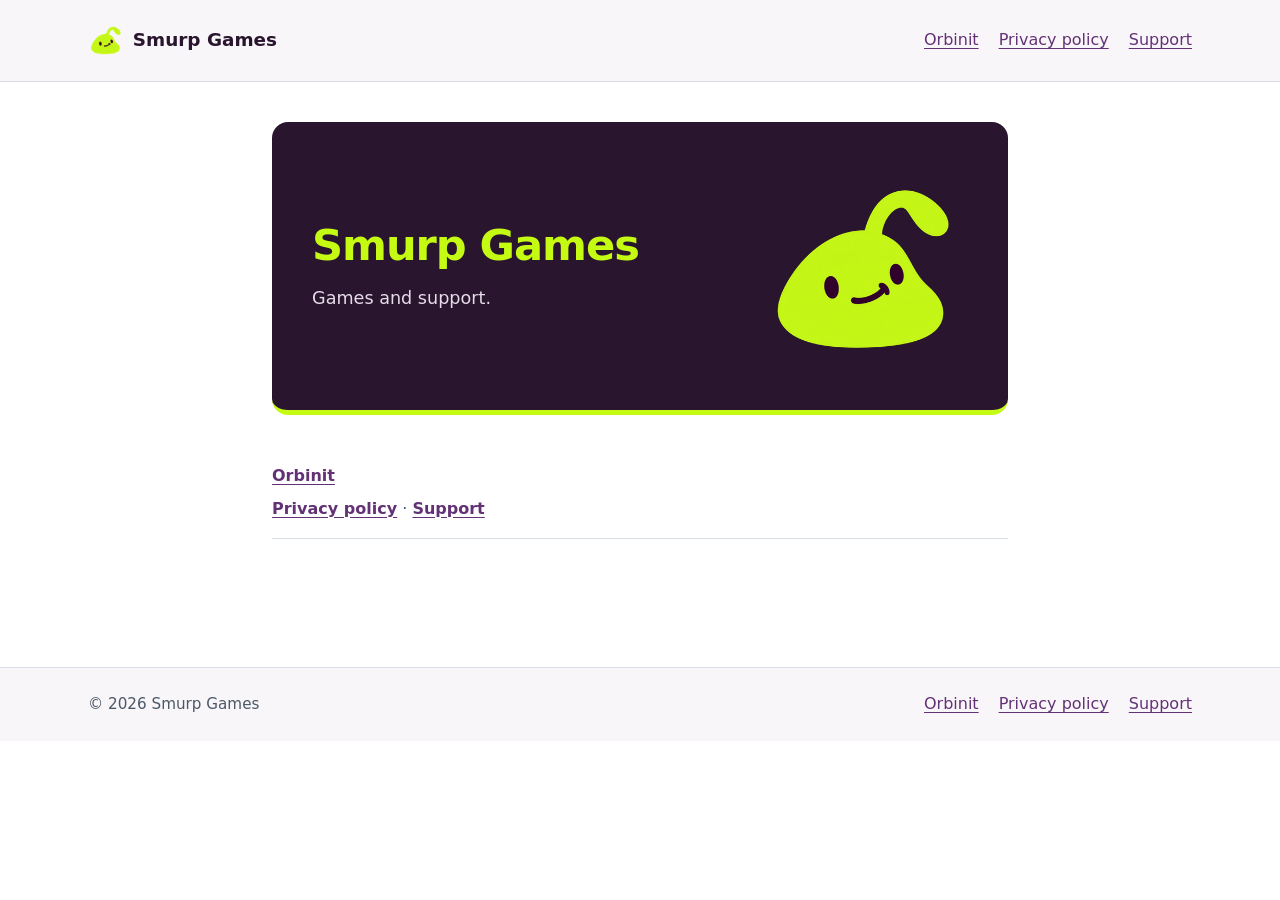
<file: index.html>
<!doctype html>
<html lang="en">
<head>
  <meta charset="utf-8">
  <meta name="viewport" content="width=device-width, initial-scale=1">
  <title>Smurp Games</title>
  <meta name="description" content="Games and support from Smurp Games.">
  <link rel="canonical" href="https://devmilanian.github.io/">
  <link rel="icon" type="image/png" sizes="48x48" href="/assets/smurp-favicon.png">
  <link rel="stylesheet" href="/assets/site.css">
</head>
<body>
  <a class="skip-link" href="#main">Skip to content</a>
  <header class="site-header"><div class="header-inner"><a class="brand" href="/smurp-games/"><img src="/assets/smurp-mascot.webp" width="36" height="36" alt="">Smurp Games</a><nav aria-label="Main navigation"><div class="nav-links"><a href="/smurp-games/orbinit/">Orbinit</a><a href="/smurp-games/orbinit/privacy-policy/">Privacy policy</a><a href="/smurp-games/orbinit/support/">Support</a></div></nav></div></header>
  <main id="main"><header class="page-intro studio-intro"><div><h1>Smurp Games</h1><p class="lede">Games and support.</p></div><img src="/assets/smurp-mascot.webp" width="384" height="384" alt=""></header><ul class="link-list"><li><a href="/smurp-games/orbinit/">Orbinit</a><p><a href="/smurp-games/orbinit/privacy-policy/">Privacy policy</a> · <a href="/smurp-games/orbinit/support/">Support</a></p></li></ul></main>
  <footer class="site-footer"><div class="footer-inner"><p class="fine-print">© 2026 Smurp Games</p><nav aria-label="Footer navigation"><div class="nav-links"><a href="/smurp-games/orbinit/">Orbinit</a><a href="/smurp-games/orbinit/privacy-policy/">Privacy policy</a><a href="/smurp-games/orbinit/support/">Support</a></div></nav></div></footer>
</body>
</html>
</file>
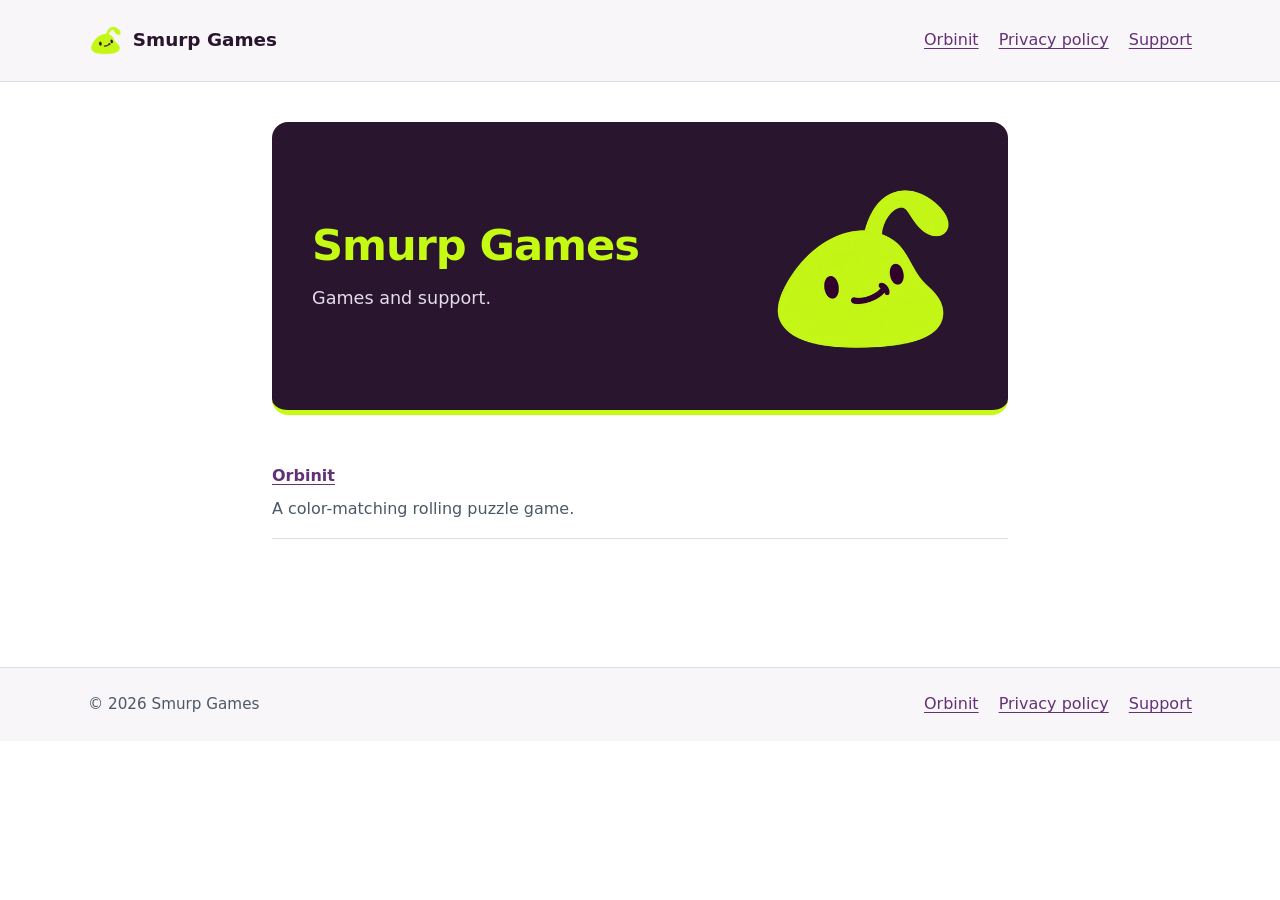
<file: smurp-games/index.html>
<!doctype html>
<html lang="en">
<head>
  <meta charset="utf-8">
  <meta name="viewport" content="width=device-width, initial-scale=1">
  <title>Smurp Games</title>
  <meta name="description" content="Games and support from Smurp Games.">
  <link rel="canonical" href="https://devmilanian.github.io/smurp-games/">
  <link rel="icon" type="image/png" sizes="48x48" href="/assets/smurp-favicon.png">
  <link rel="stylesheet" href="/assets/site.css">
</head>
<body>
  <a class="skip-link" href="#main">Skip to content</a>
  <header class="site-header"><div class="header-inner"><a class="brand" href="/smurp-games/"><img src="/assets/smurp-mascot.webp" width="36" height="36" alt="">Smurp Games</a><nav aria-label="Main navigation"><div class="nav-links"><a href="/smurp-games/orbinit/">Orbinit</a><a href="/smurp-games/orbinit/privacy-policy/">Privacy policy</a><a href="/smurp-games/orbinit/support/">Support</a></div></nav></div></header>
  <main id="main"><header class="page-intro studio-intro"><div><h1>Smurp Games</h1><p class="lede">Games and support.</p></div><img src="/assets/smurp-mascot.webp" width="384" height="384" alt=""></header><ul class="link-list"><li><a href="/smurp-games/orbinit/">Orbinit</a><p>A color-matching rolling puzzle game.</p></li></ul></main>
  <footer class="site-footer"><div class="footer-inner"><p class="fine-print">© 2026 Smurp Games</p><nav aria-label="Footer navigation"><div class="nav-links"><a href="/smurp-games/orbinit/">Orbinit</a><a href="/smurp-games/orbinit/privacy-policy/">Privacy policy</a><a href="/smurp-games/orbinit/support/">Support</a></div></nav></div></footer>
</body>
</html>
</file>
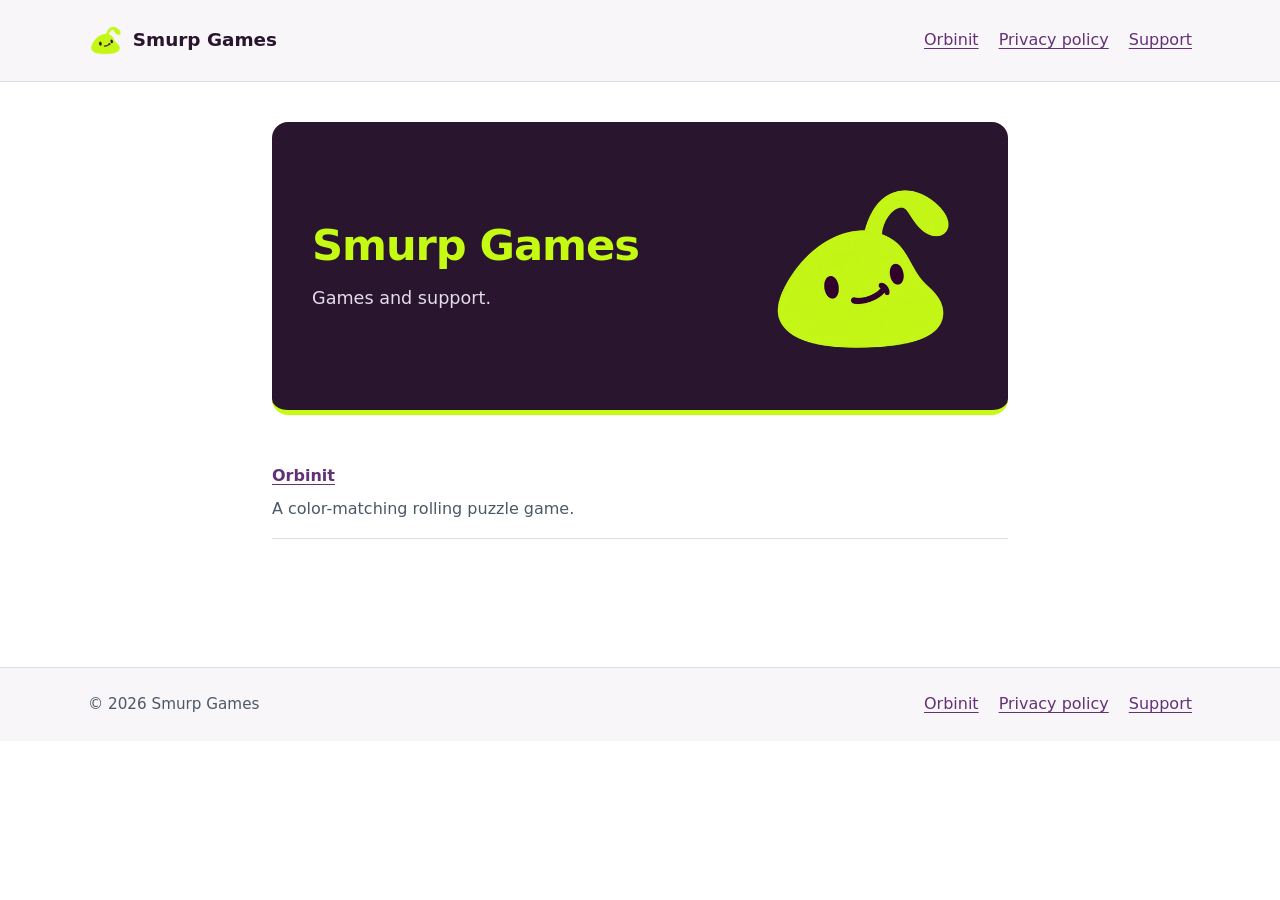
<file: studio/index.html>
<!doctype html>
<html lang="en">
<head>
  <meta charset="utf-8">
  <meta name="viewport" content="width=device-width, initial-scale=1">
  <title>Page moved · Smurp Games</title>
  <link rel="canonical" href="https://devmilanian.github.io/smurp-games/">
  <meta http-equiv="refresh" content="0; url=/smurp-games/">
</head>
<body>
  <p>This page has moved. <a href="/smurp-games/">Continue to the new address</a>.</p>
</body>
</html>
</file>
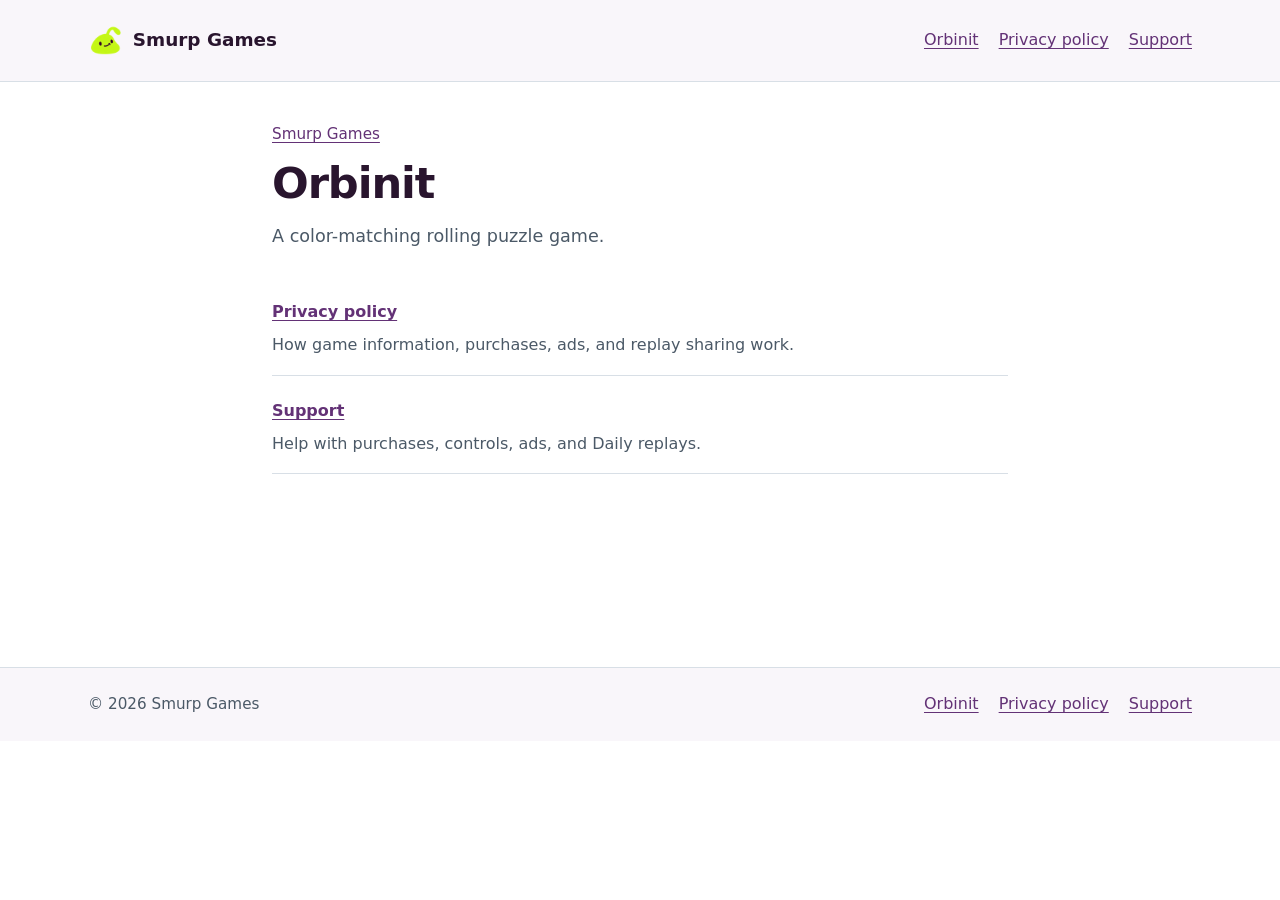
<file: smurp-games/orbinit/index.html>
<!doctype html>
<html lang="en">
<head>
  <meta charset="utf-8">
  <meta name="viewport" content="width=device-width, initial-scale=1">
  <title>Orbinit · Smurp Games</title>
  <meta name="description" content="Privacy information and support for Orbinit.">
  <link rel="canonical" href="https://devmilanian.github.io/smurp-games/orbinit/">
  <link rel="icon" type="image/png" sizes="48x48" href="/assets/smurp-favicon.png">
  <link rel="stylesheet" href="/assets/site.css">
</head>
<body>
  <a class="skip-link" href="#main">Skip to content</a>
  <header class="site-header"><div class="header-inner"><a class="brand" href="/smurp-games/"><img src="/assets/smurp-mascot.webp" width="36" height="36" alt="">Smurp Games</a><nav aria-label="Main navigation"><div class="nav-links"><a href="/smurp-games/orbinit/">Orbinit</a><a href="/smurp-games/orbinit/privacy-policy/">Privacy policy</a><a href="/smurp-games/orbinit/support/">Support</a></div></nav></div></header>
  <main id="main"><header class="page-intro"><p class="eyebrow"><a href="/smurp-games/">Smurp Games</a></p><h1>Orbinit</h1><p class="lede">A color-matching rolling puzzle game.</p></header><ul class="link-list"><li><a href="/smurp-games/orbinit/privacy-policy/">Privacy policy</a><p>How game information, purchases, ads, and replay sharing work.</p></li><li><a href="/smurp-games/orbinit/support/">Support</a><p>Help with purchases, controls, ads, and Daily replays.</p></li></ul></main>
  <footer class="site-footer"><div class="footer-inner"><p class="fine-print">© 2026 Smurp Games</p><nav aria-label="Footer navigation"><div class="nav-links"><a href="/smurp-games/orbinit/">Orbinit</a><a href="/smurp-games/orbinit/privacy-policy/">Privacy policy</a><a href="/smurp-games/orbinit/support/">Support</a></div></nav></div></footer>
</body>
</html>
</file>
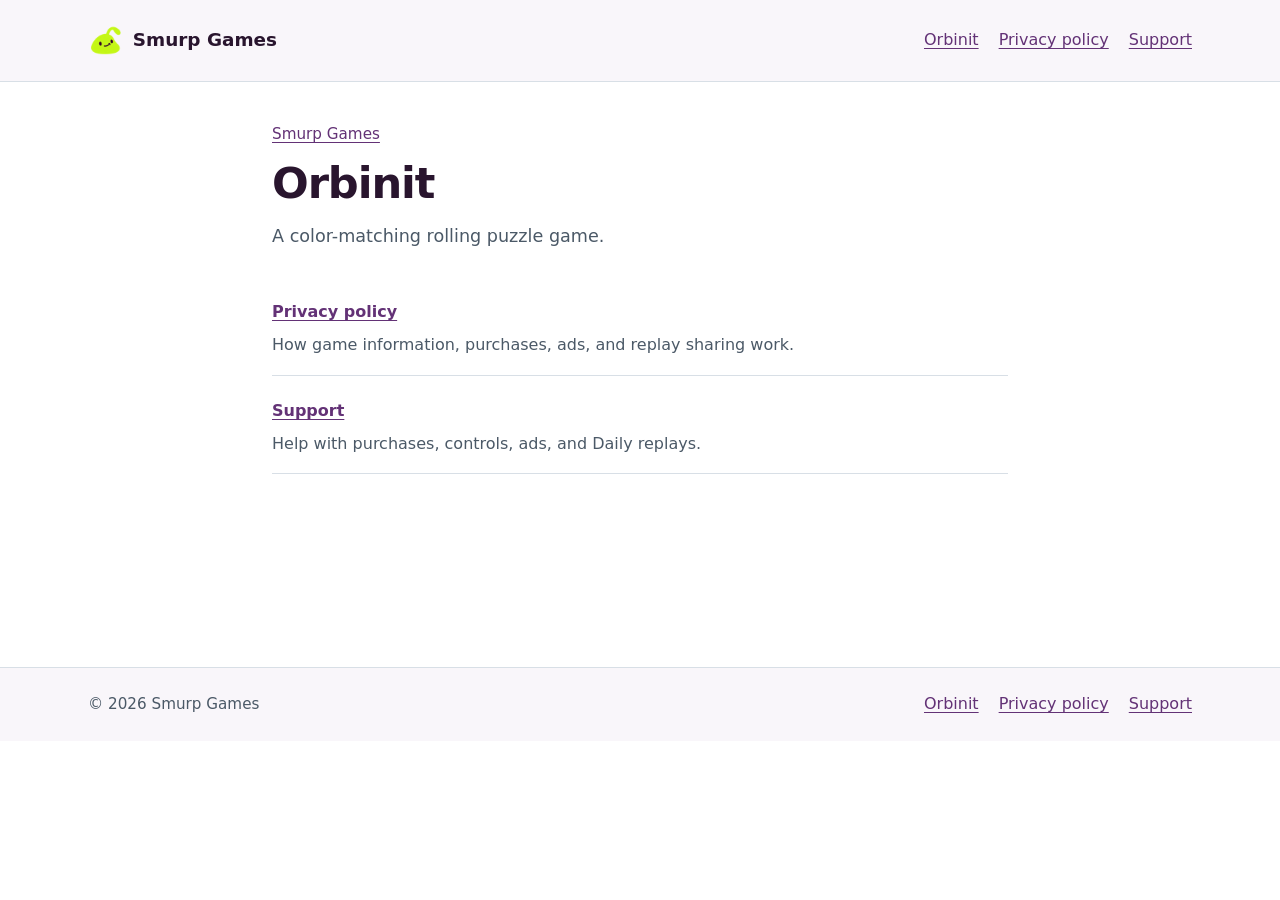
<file: studio/orbinit/index.html>
<!doctype html>
<html lang="en">
<head>
  <meta charset="utf-8">
  <meta name="viewport" content="width=device-width, initial-scale=1">
  <title>Page moved · Smurp Games</title>
  <link rel="canonical" href="https://devmilanian.github.io/smurp-games/orbinit/">
  <meta http-equiv="refresh" content="0; url=/smurp-games/orbinit/">
</head>
<body>
  <p>This page has moved. <a href="/smurp-games/orbinit/">Continue to the new address</a>.</p>
</body>
</html>
</file>
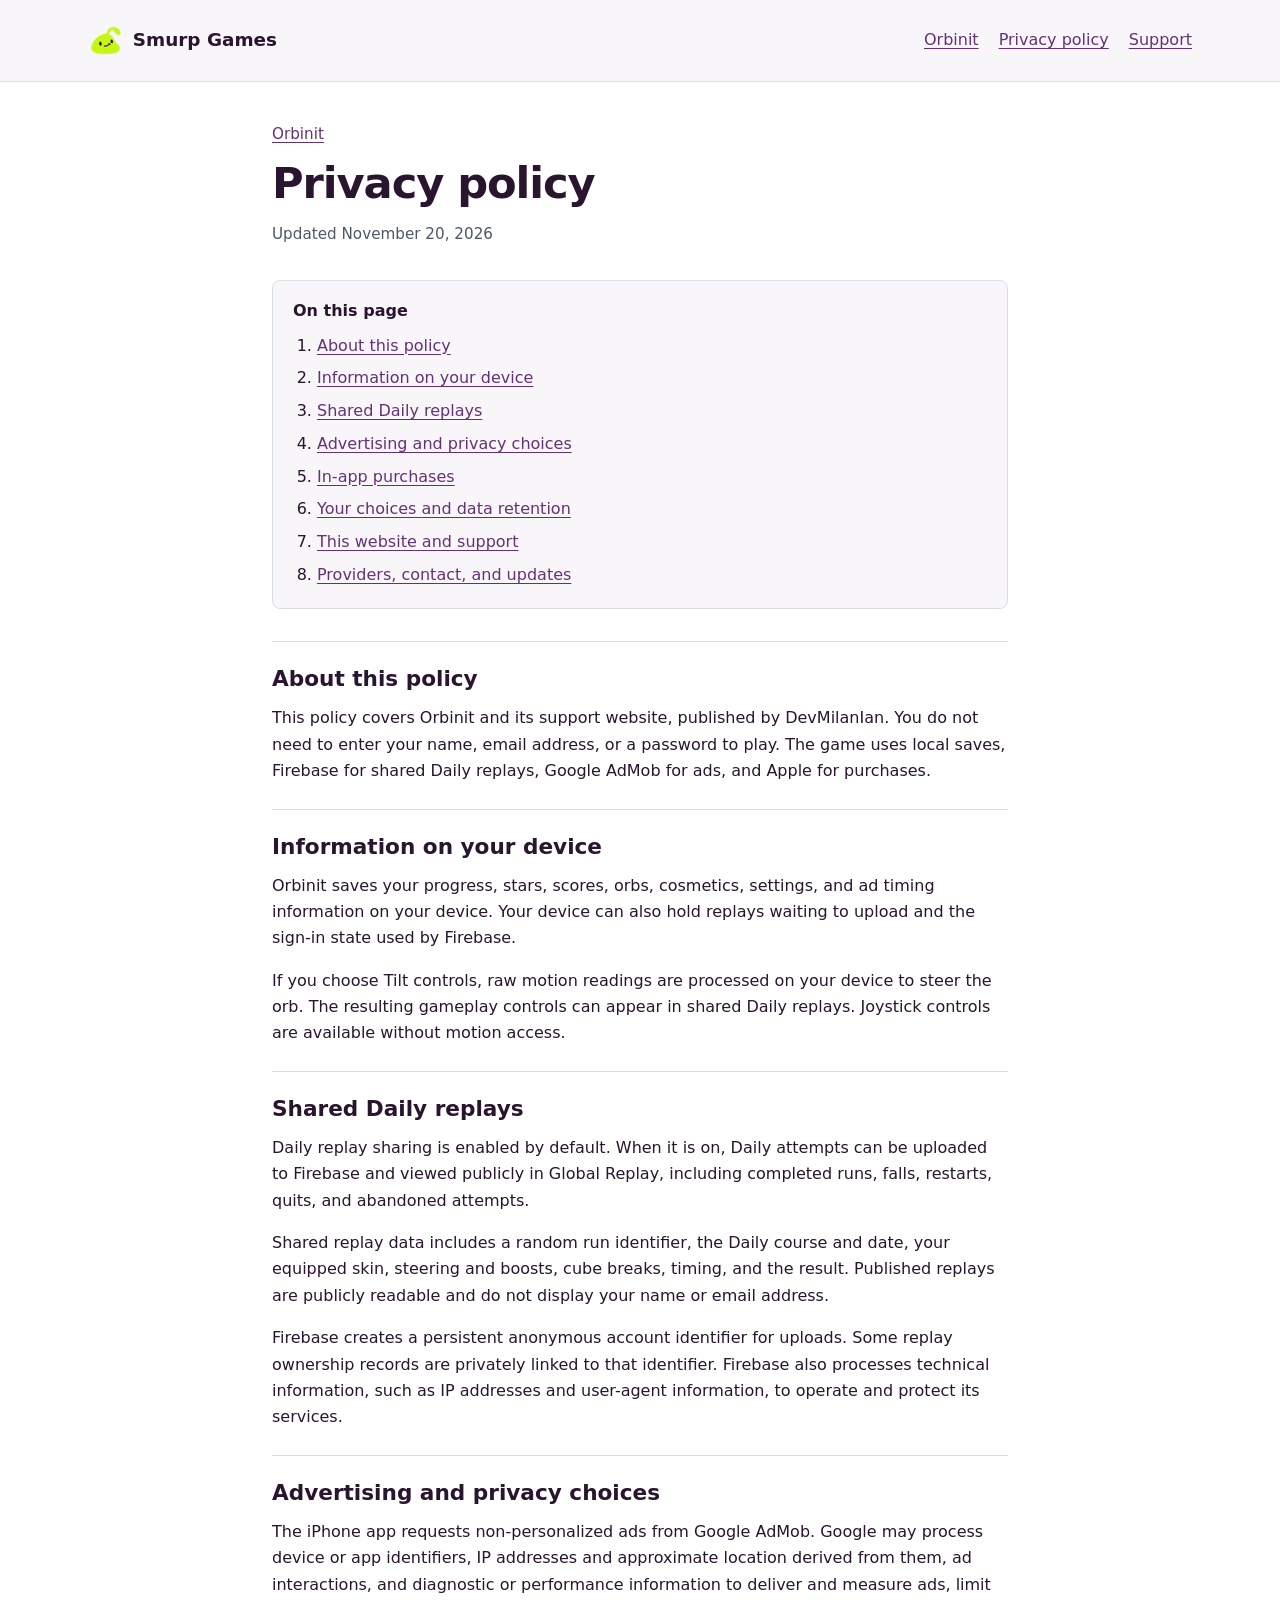
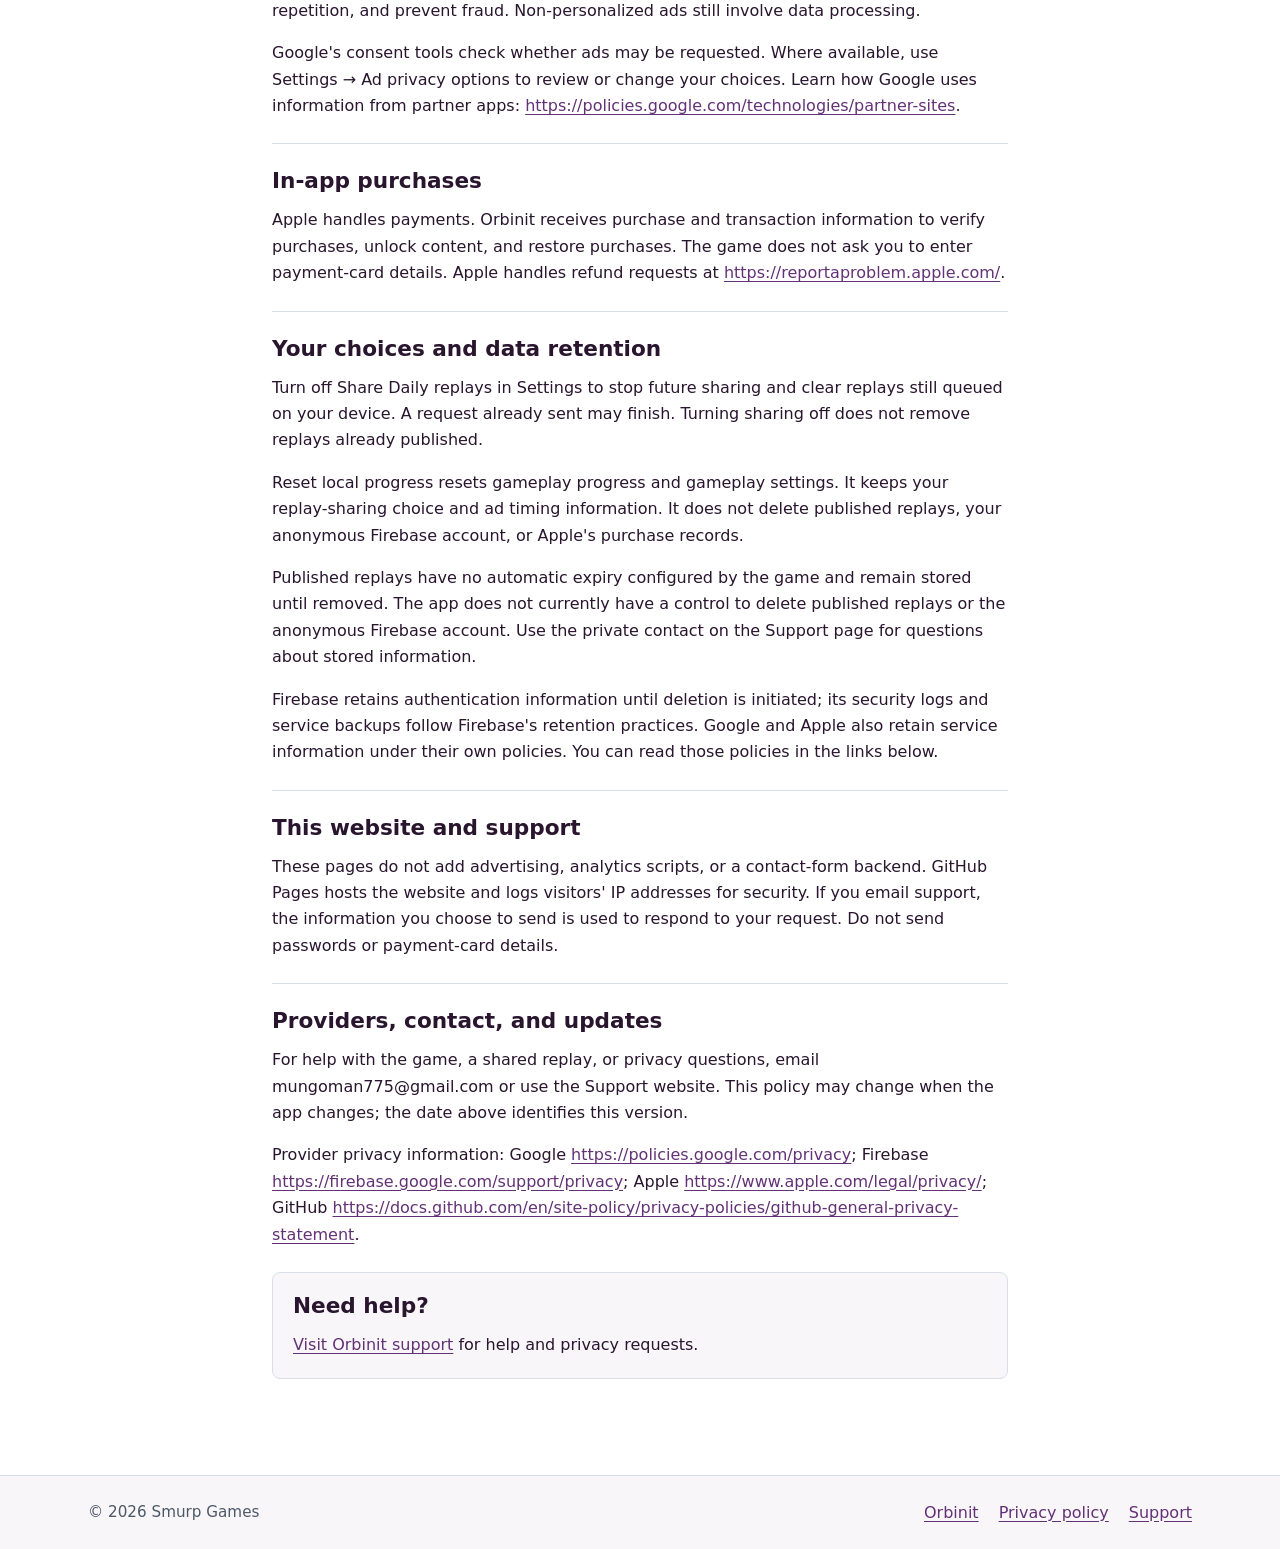
<file: smurp-games/orbinit/privacy-policy/index.html>
<!doctype html>
<html lang="en">
<head>
  <meta charset="utf-8">
  <meta name="viewport" content="width=device-width, initial-scale=1">
  <title>Orbinit privacy policy · Smurp Games</title>
  <meta name="description" content="How Orbinit uses information for gameplay, purchases, advertising, and Daily replays.">
  <link rel="canonical" href="https://devmilanian.github.io/smurp-games/orbinit/privacy-policy/">
  <link rel="icon" type="image/png" sizes="48x48" href="/assets/smurp-favicon.png">
  <link rel="stylesheet" href="/assets/site.css">
</head>
<body>
  <a class="skip-link" href="#main">Skip to content</a>
  <header class="site-header"><div class="header-inner"><a class="brand" href="/smurp-games/"><img src="/assets/smurp-mascot.webp" width="36" height="36" alt="">Smurp Games</a><nav aria-label="Main navigation"><div class="nav-links"><a href="/smurp-games/orbinit/">Orbinit</a><a href="/smurp-games/orbinit/privacy-policy/">Privacy policy</a><a href="/smurp-games/orbinit/support/">Support</a></div></nav></div></header>
  <main id="main"><header class="page-intro"><p class="eyebrow"><a href="/smurp-games/orbinit/">Orbinit</a></p><h1>Privacy policy</h1><p class="updated">Updated <time datetime="2026-11-20">November 20, 2026</time></p></header>
<nav class="contents" aria-label="Privacy policy sections"><h2>On this page</h2><ol><li><a href="#about">About this policy</a></li><li><a href="#local-data">Information on your device</a></li><li><a href="#daily-replays">Shared Daily replays</a></li><li><a href="#advertising">Advertising and privacy choices</a></li><li><a href="#purchases">In-app purchases</a></li><li><a href="#choices-and-retention">Your choices and data retention</a></li><li><a href="#website-and-support">This website and support</a></li><li><a href="#providers-and-contact">Providers, contact, and updates</a></li></ol></nav>
<section class="policy-section" id="about"><h2>About this policy</h2><p>This policy covers Orbinit and its support website, published by DevMilanIan. You do not need to enter your name, email address, or a password to play. The game uses local saves, Firebase for shared Daily replays, Google AdMob for ads, and Apple for purchases.</p></section>
<section class="policy-section" id="local-data"><h2>Information on your device</h2><p>Orbinit saves your progress, stars, scores, orbs, cosmetics, settings, and ad timing information on your device. Your device can also hold replays waiting to upload and the sign-in state used by Firebase.</p><p>If you choose Tilt controls, raw motion readings are processed on your device to steer the orb. The resulting gameplay controls can appear in shared Daily replays. Joystick controls are available without motion access.</p></section>
<section class="policy-section" id="daily-replays"><h2>Shared Daily replays</h2><p>Daily replay sharing is enabled by default. When it is on, Daily attempts can be uploaded to Firebase and viewed publicly in Global Replay, including completed runs, falls, restarts, quits, and abandoned attempts.</p><p>Shared replay data includes a random run identifier, the Daily course and date, your equipped skin, steering and boosts, cube breaks, timing, and the result. Published replays are publicly readable and do not display your name or email address.</p><p>Firebase creates a persistent anonymous account identifier for uploads. Some replay ownership records are privately linked to that identifier. Firebase also processes technical information, such as IP addresses and user-agent information, to operate and protect its services.</p></section>
<section class="policy-section" id="advertising"><h2>Advertising and privacy choices</h2><p>The iPhone app requests non-personalized ads from Google AdMob. Google may process device or app identifiers, IP addresses and approximate location derived from them, ad interactions, and diagnostic or performance information to deliver and measure ads, limit repetition, and prevent fraud. Non-personalized ads still involve data processing.</p><p>Google&#39;s consent tools check whether ads may be requested. Where available, use Settings → Ad privacy options to review or change your choices. Learn how Google uses information from partner apps: <a href="https://policies.google.com/technologies/partner-sites">https://policies.google.com/technologies/partner-sites</a>.</p></section>
<section class="policy-section" id="purchases"><h2>In-app purchases</h2><p>Apple handles payments. Orbinit receives purchase and transaction information to verify purchases, unlock content, and restore purchases. The game does not ask you to enter payment-card details. Apple handles refund requests at <a href="https://reportaproblem.apple.com/">https://reportaproblem.apple.com/</a>.</p></section>
<section class="policy-section" id="choices-and-retention"><h2>Your choices and data retention</h2><p>Turn off Share Daily replays in Settings to stop future sharing and clear replays still queued on your device. A request already sent may finish. Turning sharing off does not remove replays already published.</p><p>Reset local progress resets gameplay progress and gameplay settings. It keeps your replay-sharing choice and ad timing information. It does not delete published replays, your anonymous Firebase account, or Apple&#39;s purchase records.</p><p>Published replays have no automatic expiry configured by the game and remain stored until removed. The app does not currently have a control to delete published replays or the anonymous Firebase account. Use the private contact on the Support page for questions about stored information.</p><p>Firebase retains authentication information until deletion is initiated; its security logs and service backups follow Firebase&#39;s retention practices. Google and Apple also retain service information under their own policies. You can read those policies in the links below.</p></section>
<section class="policy-section" id="website-and-support"><h2>This website and support</h2><p>These pages do not add advertising, analytics scripts, or a contact-form backend. GitHub Pages hosts the website and logs visitors&#39; IP addresses for security. If you email support, the information you choose to send is used to respond to your request. Do not send passwords or payment-card details.</p></section>
<section class="policy-section" id="providers-and-contact"><h2>Providers, contact, and updates</h2><p>For help with the game, a shared replay, or privacy questions, email mungoman775@gmail.com or use the Support website. This policy may change when the app changes; the date above identifies this version.</p><p>Provider privacy information: Google <a href="https://policies.google.com/privacy">https://policies.google.com/privacy</a>; Firebase <a href="https://firebase.google.com/support/privacy">https://firebase.google.com/support/privacy</a>; Apple <a href="https://www.apple.com/legal/privacy/">https://www.apple.com/legal/privacy/</a>; GitHub <a href="https://docs.github.com/en/site-policy/privacy-policies/github-general-privacy-statement">https://docs.github.com/en/site-policy/privacy-policies/github-general-privacy-statement</a>.</p></section>
<aside class="contact-box" aria-label="Contact"><h2>Need help?</h2><p><a href="/smurp-games/orbinit/support/">Visit Orbinit support</a> for help and privacy requests.</p></aside></main>
  <footer class="site-footer"><div class="footer-inner"><p class="fine-print">© 2026 Smurp Games</p><nav aria-label="Footer navigation"><div class="nav-links"><a href="/smurp-games/orbinit/">Orbinit</a><a href="/smurp-games/orbinit/privacy-policy/">Privacy policy</a><a href="/smurp-games/orbinit/support/">Support</a></div></nav></div></footer>
</body>
</html>
</file>
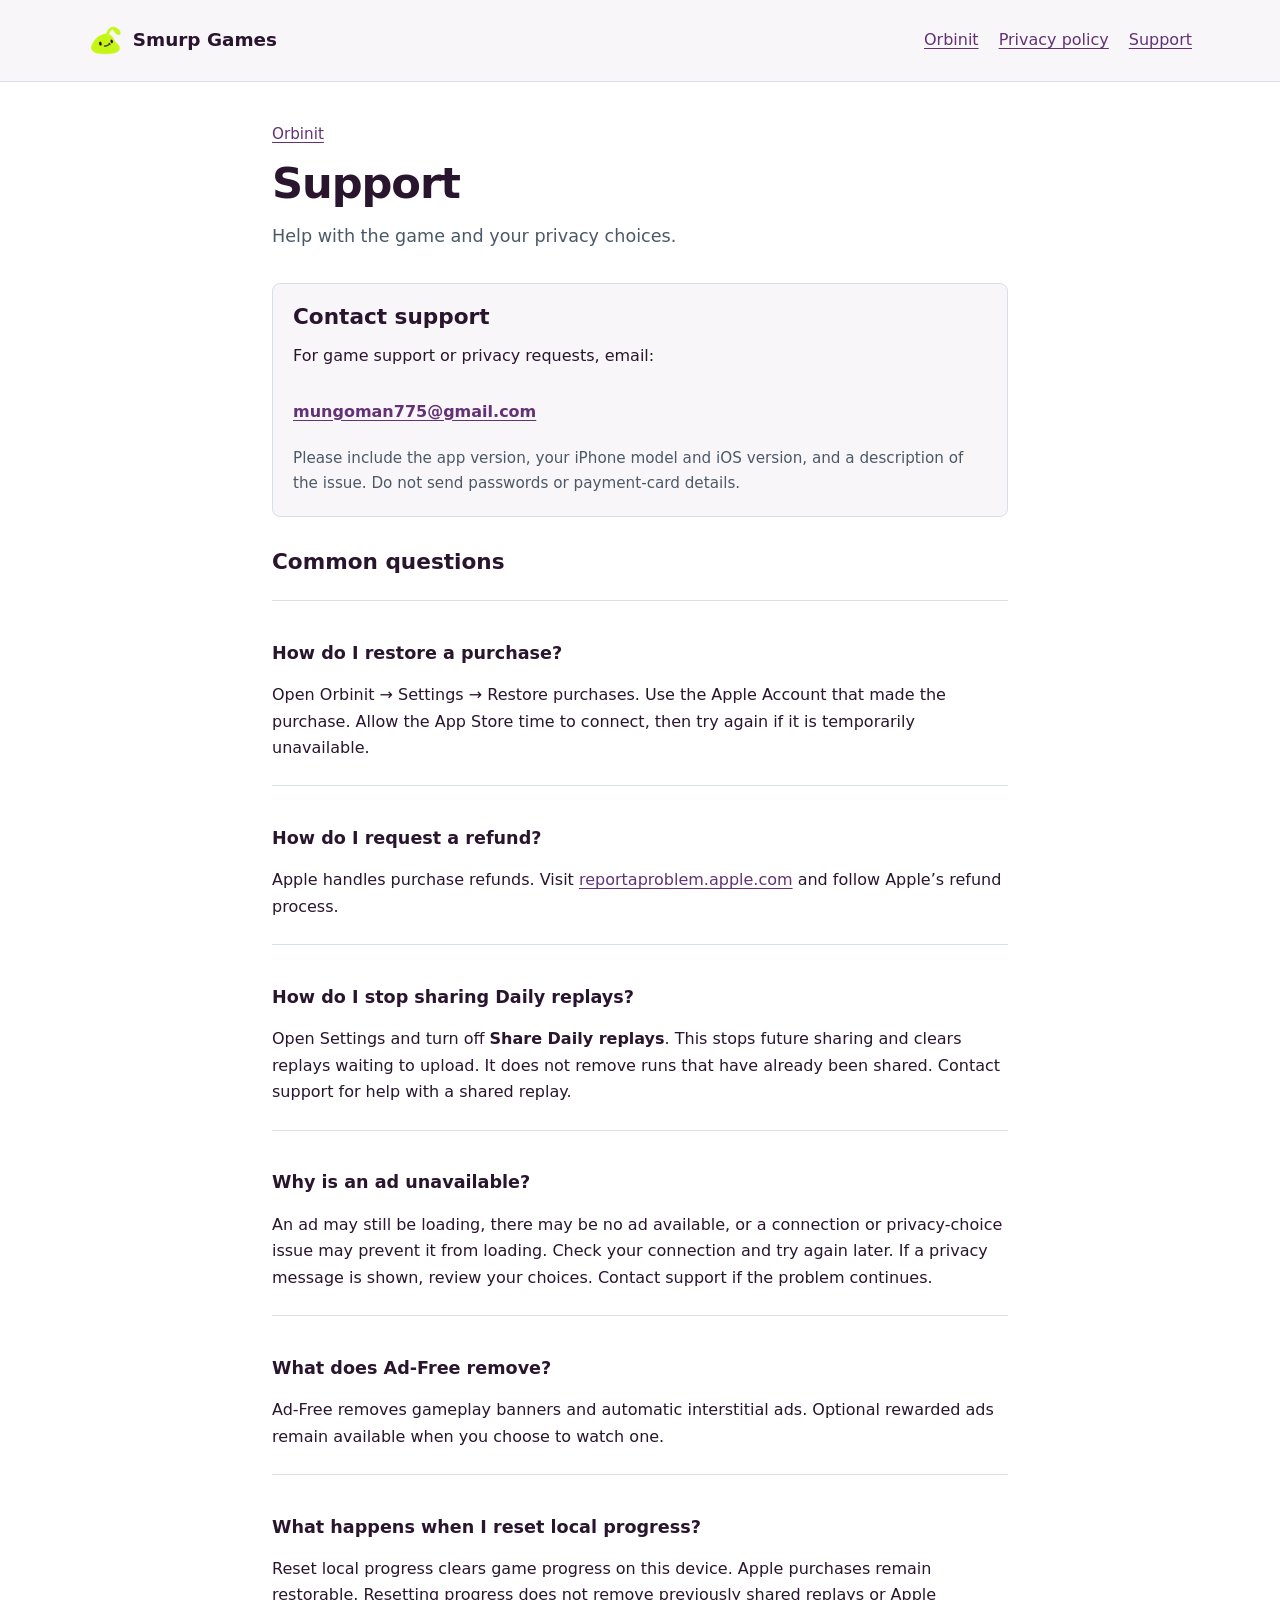
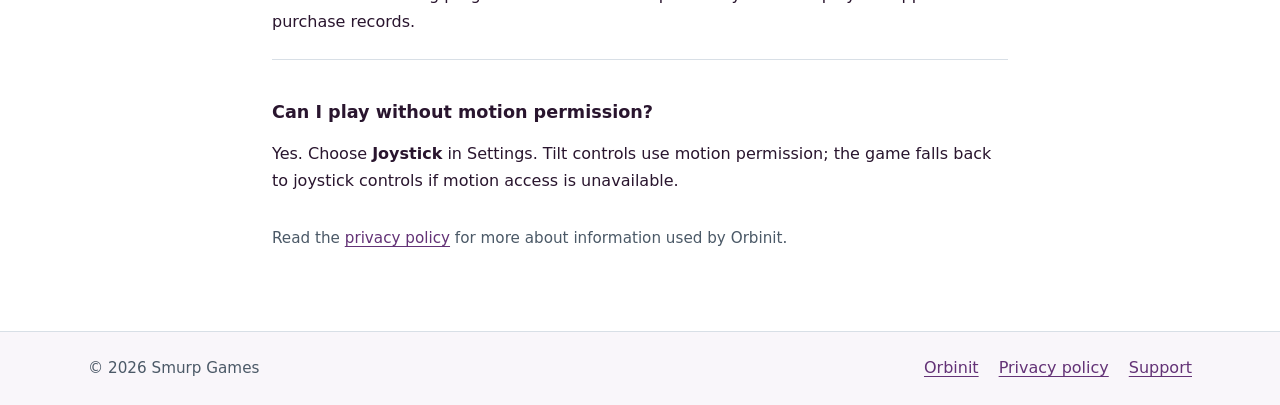
<file: smurp-games/orbinit/support/index.html>
<!doctype html>
<html lang="en">
<head>
  <meta charset="utf-8">
  <meta name="viewport" content="width=device-width, initial-scale=1">
  <title>Orbinit support · Smurp Games</title>
  <meta name="description" content="Get help with Orbinit purchases, controls, advertising, and Daily replay sharing.">
  <link rel="canonical" href="https://devmilanian.github.io/smurp-games/orbinit/support/">
  <link rel="icon" type="image/png" sizes="48x48" href="/assets/smurp-favicon.png">
  <link rel="stylesheet" href="/assets/site.css">
</head>
<body>
  <a class="skip-link" href="#main">Skip to content</a>
  <header class="site-header"><div class="header-inner"><a class="brand" href="/smurp-games/"><img src="/assets/smurp-mascot.webp" width="36" height="36" alt="">Smurp Games</a><nav aria-label="Main navigation"><div class="nav-links"><a href="/smurp-games/orbinit/">Orbinit</a><a href="/smurp-games/orbinit/privacy-policy/">Privacy policy</a><a href="/smurp-games/orbinit/support/">Support</a></div></nav></div></header>
  <main id="main"><header class="page-intro"><p class="eyebrow"><a href="/smurp-games/orbinit/">Orbinit</a></p><h1>Support</h1><p class="lede">Help with the game and your privacy choices.</p></header><section class="contact-box" aria-labelledby="contact-heading"><h2 id="contact-heading">Contact support</h2><p>For game support or privacy requests, email:</p><a class="contact-link" href="mailto:mungoman775@gmail.com?subject=Orbinit%20support">mungoman775@gmail.com</a><p class="fine-print">Please include the app version, your iPhone model and iOS version, and a description of the issue. Do not send passwords or payment-card details.</p></section><h2>Common questions</h2><section class="faq-section" id="restore-purchases"><h3>How do I restore a purchase?</h3><p>Open Orbinit → Settings → Restore purchases. Use the Apple Account that made the purchase. Allow the App Store time to connect, then try again if it is temporarily unavailable.</p></section>
<section class="faq-section" id="refunds"><h3>How do I request a refund?</h3><p>Apple handles purchase refunds. Visit <a href="https://reportaproblem.apple.com/">reportaproblem.apple.com</a> and follow Apple’s refund process.</p></section>
<section class="faq-section" id="replay-sharing"><h3>How do I stop sharing Daily replays?</h3><p>Open Settings and turn off <strong>Share Daily replays</strong>. This stops future sharing and clears replays waiting to upload. It does not remove runs that have already been shared. Contact support for help with a shared replay.</p></section>
<section class="faq-section" id="unavailable-ads"><h3>Why is an ad unavailable?</h3><p>An ad may still be loading, there may be no ad available, or a connection or privacy-choice issue may prevent it from loading. Check your connection and try again later. If a privacy message is shown, review your choices. Contact support if the problem continues.</p></section>
<section class="faq-section" id="ad-free"><h3>What does Ad-Free remove?</h3><p>Ad-Free removes gameplay banners and automatic interstitial ads. Optional rewarded ads remain available when you choose to watch one.</p></section>
<section class="faq-section" id="reset-progress"><h3>What happens when I reset local progress?</h3><p>Reset local progress clears game progress on this device. Apple purchases remain restorable. Resetting progress does not remove previously shared replays or Apple purchase records.</p></section>
<section class="faq-section" id="tilt-controls"><h3>Can I play without motion permission?</h3><p>Yes. Choose <strong>Joystick</strong> in Settings. Tilt controls use motion permission; the game falls back to joystick controls if motion access is unavailable.</p></section><p class="fine-print" style="margin-top:2rem">Read the <a href="/smurp-games/orbinit/privacy-policy/">privacy policy</a> for more about information used by Orbinit.</p></main>
  <footer class="site-footer"><div class="footer-inner"><p class="fine-print">© 2026 Smurp Games</p><nav aria-label="Footer navigation"><div class="nav-links"><a href="/smurp-games/orbinit/">Orbinit</a><a href="/smurp-games/orbinit/privacy-policy/">Privacy policy</a><a href="/smurp-games/orbinit/support/">Support</a></div></nav></div></footer>
</body>
</html>
</file>
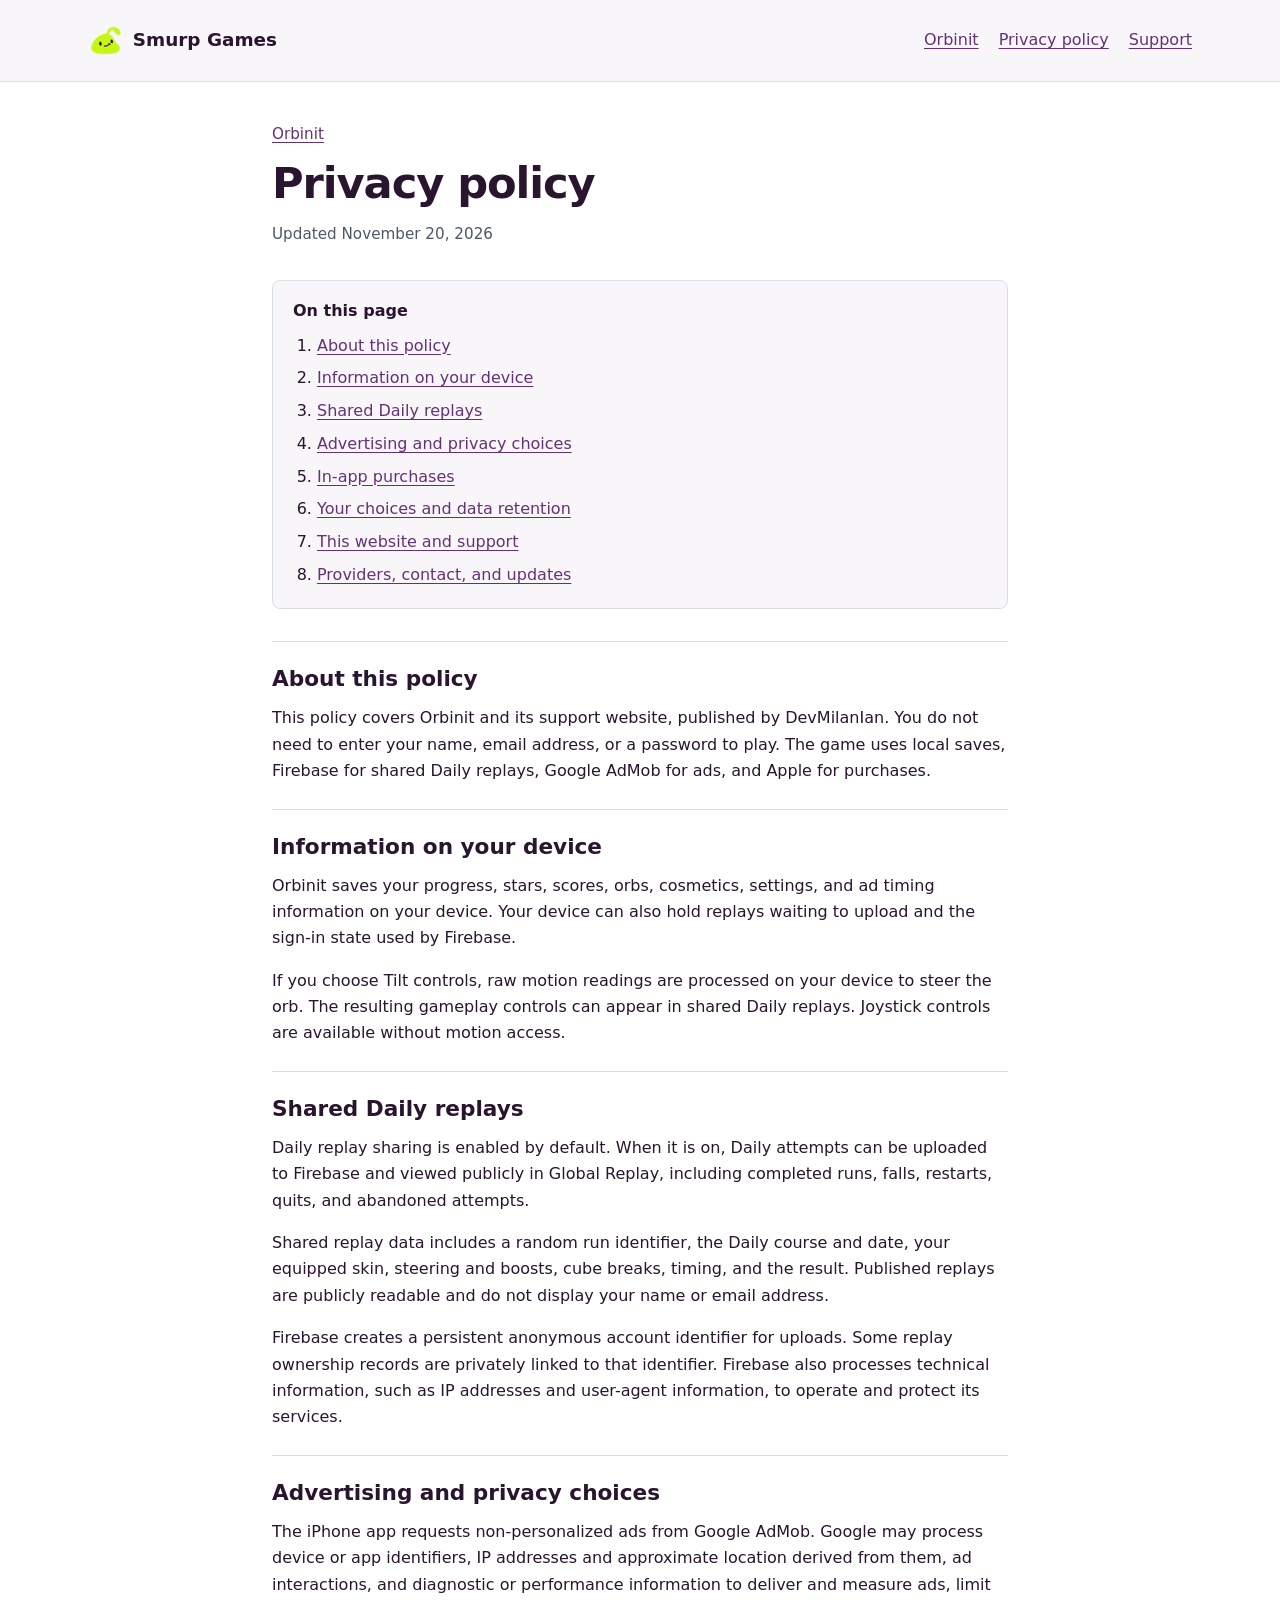
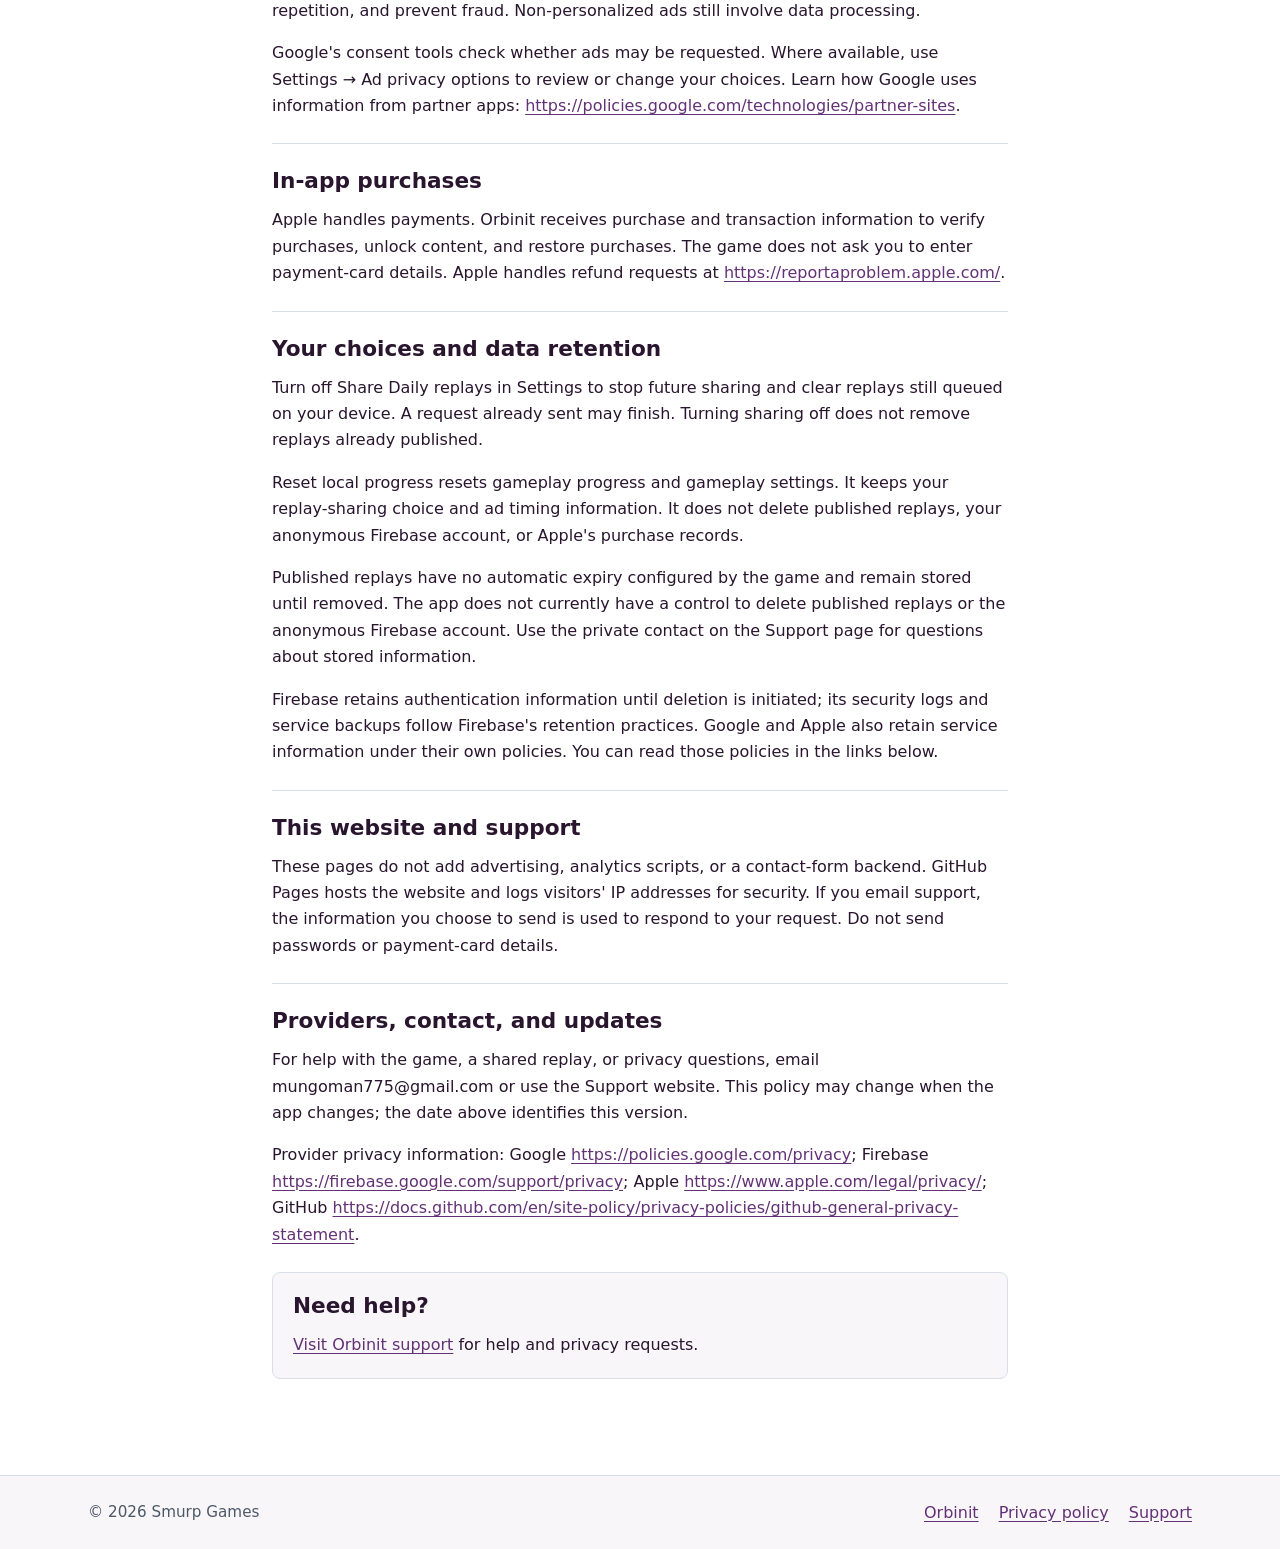
<file: studio/orbinit/privacy-policy/index.html>
<!doctype html>
<html lang="en">
<head>
  <meta charset="utf-8">
  <meta name="viewport" content="width=device-width, initial-scale=1">
  <title>Page moved · Smurp Games</title>
  <link rel="canonical" href="https://devmilanian.github.io/smurp-games/orbinit/privacy-policy/">
  <meta http-equiv="refresh" content="0; url=/smurp-games/orbinit/privacy-policy/">
</head>
<body>
  <p>This page has moved. <a href="/smurp-games/orbinit/privacy-policy/">Continue to the new address</a>.</p>
</body>
</html>
</file>
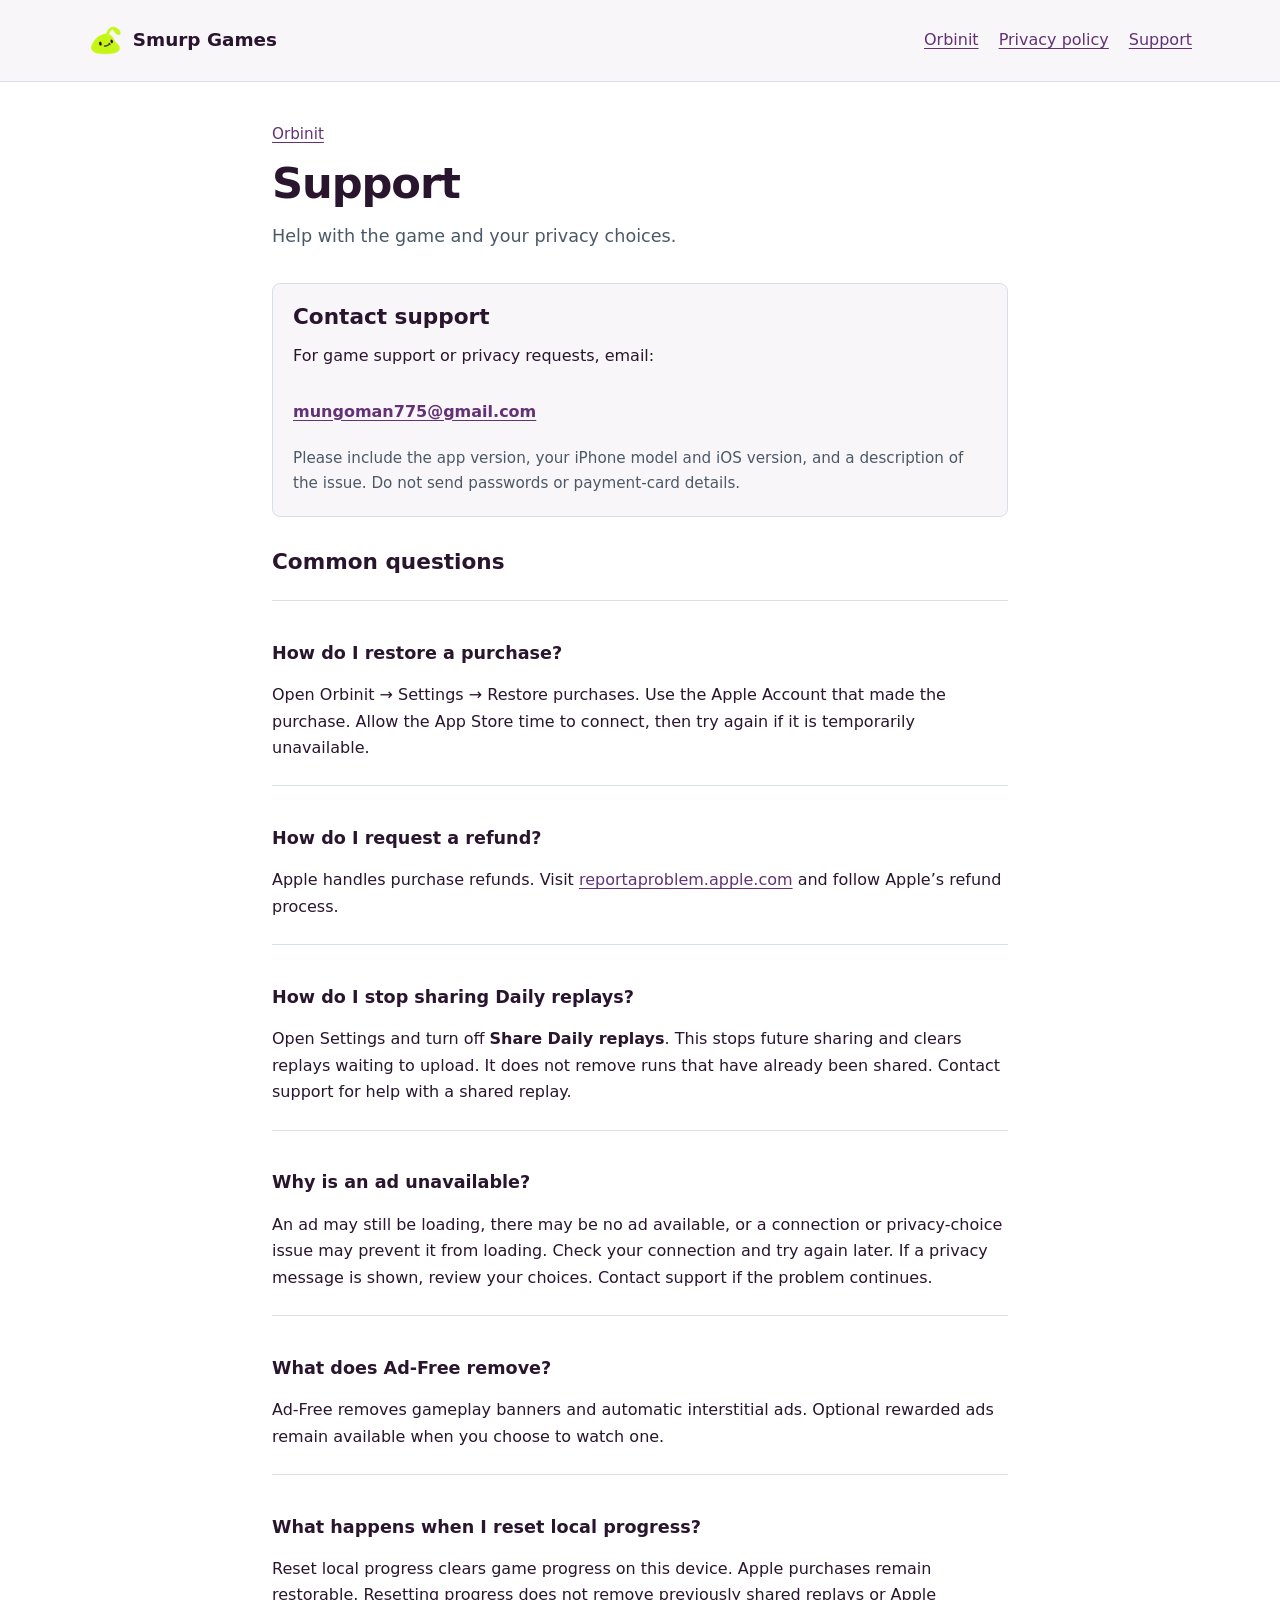
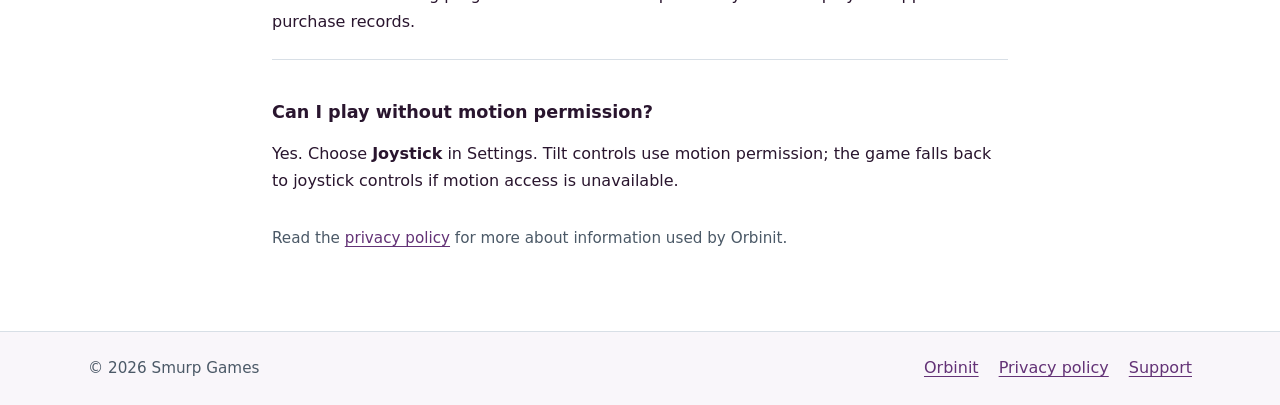
<file: studio/orbinit/support/index.html>
<!doctype html>
<html lang="en">
<head>
  <meta charset="utf-8">
  <meta name="viewport" content="width=device-width, initial-scale=1">
  <title>Page moved · Smurp Games</title>
  <link rel="canonical" href="https://devmilanian.github.io/smurp-games/orbinit/support/">
  <meta http-equiv="refresh" content="0; url=/smurp-games/orbinit/support/">
</head>
<body>
  <p>This page has moved. <a href="/smurp-games/orbinit/support/">Continue to the new address</a>.</p>
</body>
</html>
</file>
<file: assets/site.css>
:root {
  color-scheme: light;
  --ink: #29152e;
  --muted: #4b5967;
  --link: #633276;
  --line: #d8dfe6;
  --paper: #fff;
  --smurp-green: #c5fa12;
  --wash: #f9f6fa;
  font-family: system-ui, -apple-system, BlinkMacSystemFont, "Segoe UI", sans-serif;
  line-height: 1.65;
  color: var(--ink);
  background: var(--paper);
}
* { box-sizing: border-box; }
body { margin: 0; }
a { color: var(--link); text-underline-offset: .18em; overflow-wrap: anywhere; }
a:hover { text-decoration-thickness: 2px; }
a:focus-visible { outline: 3px solid var(--link); outline-offset: 4px; border-radius: 2px; }
.skip-link { position: absolute; z-index: 2; top: .5rem; left: .75rem; padding: .65rem 1rem; background: white; transform: translateY(-160%); }
.skip-link:focus { transform: translateY(0); }
.site-header, .site-footer { background: var(--wash); }
.site-header { border-bottom: 1px solid var(--line); }
.header-inner, .footer-inner { max-width: 72rem; margin: auto; padding: 1rem 1.5rem; }
.header-inner { display: flex; align-items: center; justify-content: space-between; flex-wrap: wrap; gap: .5rem 2rem; }
.brand { display: inline-flex; align-items: center; gap: .55rem; font-size: 1.15rem; font-weight: 700; color: var(--ink); text-decoration: none; padding-block: .4rem; }
.nav-links { display: flex; flex-wrap: wrap; align-items: center; gap: .25rem 1.25rem; }
.nav-links a { padding-block: .45rem; }
main { width: min(100%, 49rem); margin: auto; padding: 2.5rem 1.5rem 4rem; min-height: 65vh; }
h1, h2, h3 { line-height: 1.25; text-wrap: balance; }
h1 { font-size: clamp(2rem, 5vw, 2.7rem); letter-spacing: -.025em; margin: 0 0 .75rem; }
h2 { font-size: 1.35rem; margin: 0 0 .75rem; }
h3 { font-size: 1.1rem; }
p { margin: 0 0 1rem; }
ul, ol { padding-left: 1.5rem; }
li + li { margin-top: .4rem; }
.eyebrow, .updated, .fine-print { color: var(--muted); font-size: .95rem; }
.eyebrow { margin-bottom: .6rem; }
.lede { font-size: 1.1rem; color: var(--muted); }
.page-intro { margin-bottom: 2rem; }
.studio-intro {
  display: flex;
  align-items: center;
  justify-content: space-between;
  flex-wrap: wrap;
  gap: .5rem 1.25rem;
  padding: clamp(1.25rem, 5vw, 2.5rem);
  border-radius: 1rem;
  background: #29152e;
  color: white;
  border-bottom: .35rem solid var(--smurp-green);
}
.studio-intro h1 { color: var(--smurp-green); }
.studio-intro .lede { color: #e6dce9; margin-bottom: 0; }
.studio-intro img { width: clamp(7rem, 26vw, 13rem); height: auto; }
.link-list { padding: 0; margin: 1.5rem 0; list-style: none; }
.link-list li { border-bottom: 1px solid var(--line); padding: 1rem 0; }
.link-list a { font-weight: 650; }
.link-list p { margin: .4rem 0 0; color: var(--muted); }
.contents, .contact-box, .draft-notice { padding: 1.25rem; border: 1px solid var(--line); border-radius: .5rem; background: var(--wash); margin-block: 1.5rem 2rem; }
.contents h2 { font-size: 1rem; }
.contents ol { margin: 0; }
.policy-section, .faq-section { padding-top: 1.5rem; margin-top: 1.5rem; border-top: 1px solid var(--line); scroll-margin-top: 1rem; }
.draft-notice { background: #fff8e6; border-color: #b48b24; color: #654b08; }
.contact-box p:last-child, .draft-notice p:last-child { margin-bottom: 0; }
.contact-link { display: inline-block; margin: .25rem 0 .75rem; padding: .55rem 0; font-weight: 650; }
.site-footer { border-top: 1px solid var(--line); }
.footer-inner { display: flex; flex-wrap: wrap; align-items: center; justify-content: space-between; gap: 1rem; }
.footer-inner p { margin: 0; }
@media (max-width: 420px) {
  .header-inner, .footer-inner { padding-inline: 1rem; }
  main { padding: 2rem 1rem 3rem; }
  .nav-links { gap: .25rem 1rem; }
}
@media print {
  .site-header, .site-footer, .skip-link, .contents { display: none; }
  main { width: auto; max-width: none; padding: 0; min-height: auto; }
  a { color: inherit; }
  h2, h3 { break-after: avoid; }
}
</file>
